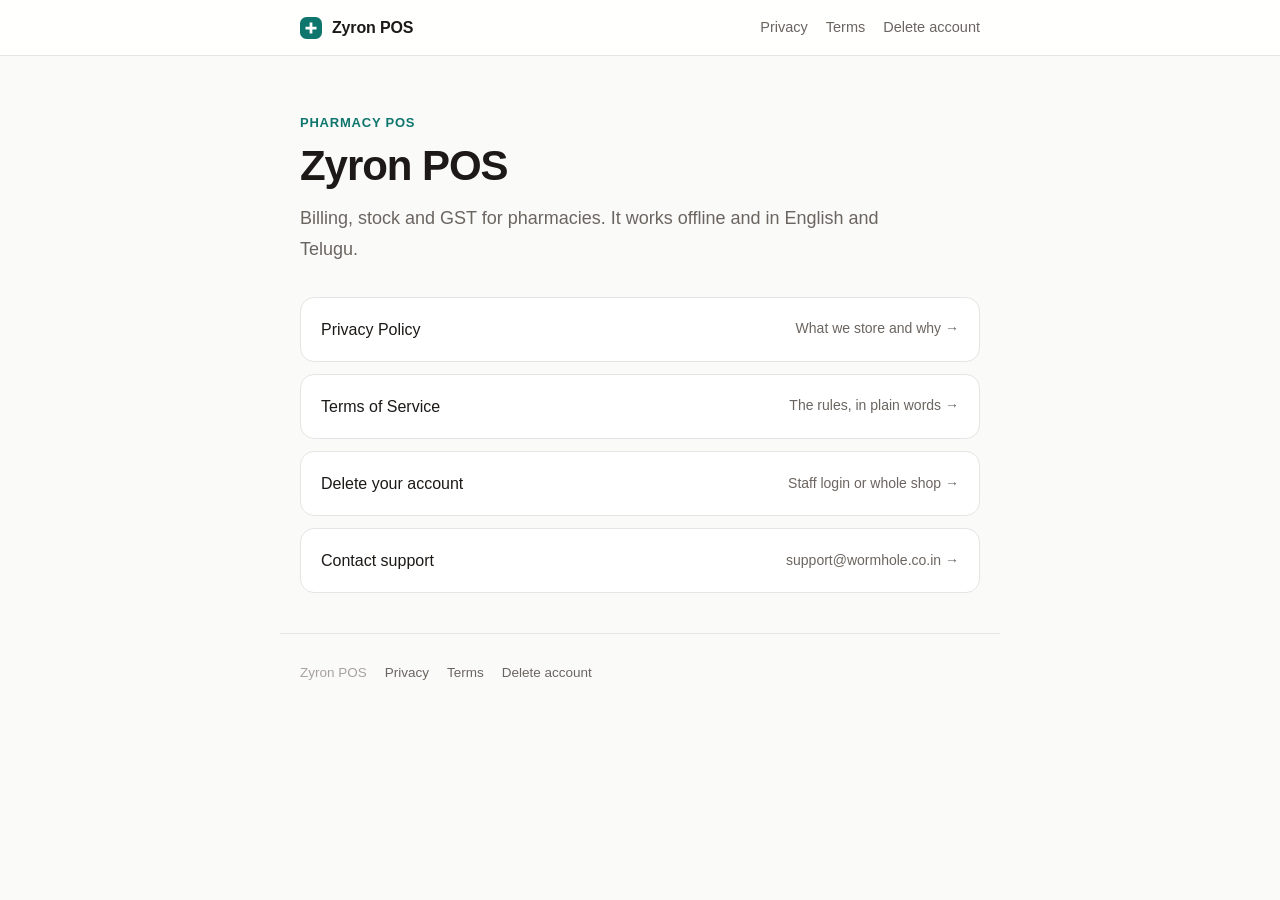
<file: index.html>
<!doctype html>
<html lang="en">
<head>
<meta charset="utf-8">
<meta name="viewport" content="width=device-width, initial-scale=1">
<title>Zyron POS</title>
<meta name="description" content="Zyron POS: billing, stock and GST for pharmacies. Works offline, in English and Telugu.">
<link rel="stylesheet" href="style.css">
</head>
<body>
<header class="top"><div class="in">
  <a class="brand" href="./"><svg viewBox="0 0 24 24" width="22" height="22" aria-hidden="true"><rect width="24" height="24" rx="7" fill="currentColor"/><path d="M10.5 6h3v4.5H18v3h-4.5V18h-3v-4.5H6v-3h4.5z" style="fill:var(--surface)"/></svg>Zyron POS</a>
  <nav><a href="privacy/">Privacy</a><a href="terms/">Terms</a><a href="delete-account/">Delete account</a></nav>
</div></header>

<main>
  <p class="eyebrow">Pharmacy POS</p>
  <h1>Zyron POS</h1>
  <p class="lede">Billing, stock and GST for pharmacies. It works offline and in English and Telugu.</p>

  <ul class="links">
    <li><a href="privacy/">Privacy Policy <span>What we store and why →</span></a></li>
    <li><a href="terms/">Terms of Service <span>The rules, in plain words →</span></a></li>
    <li><a href="delete-account/">Delete your account <span>Staff login or whole shop →</span></a></li>
    <li><a href="mailto:support@wormhole.co.in">Contact support <span>support@wormhole.co.in →</span></a></li>
  </ul>
</main>

<footer>
  <span>Zyron POS</span>
  <a href="privacy/">Privacy</a>
  <a href="terms/">Terms</a>
  <a href="delete-account/">Delete account</a>
</footer>
</body>
</html>
</file>
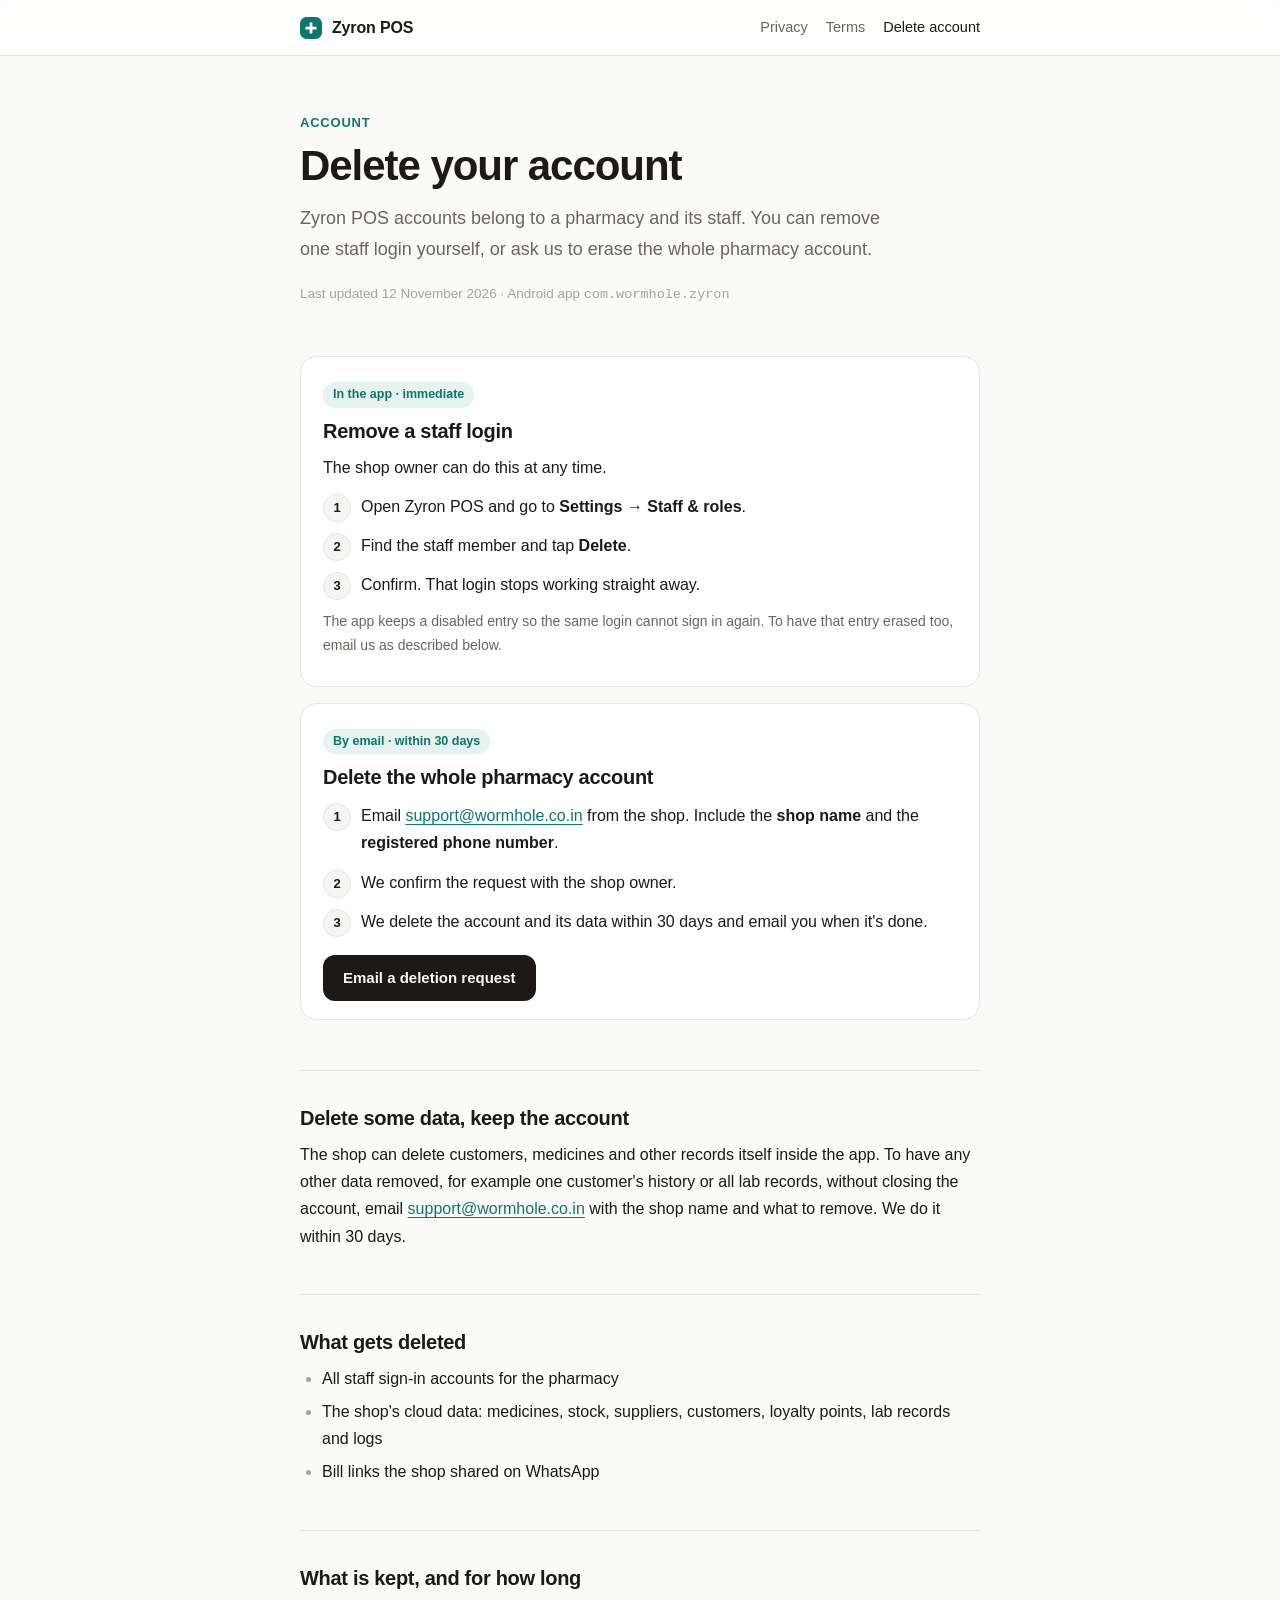
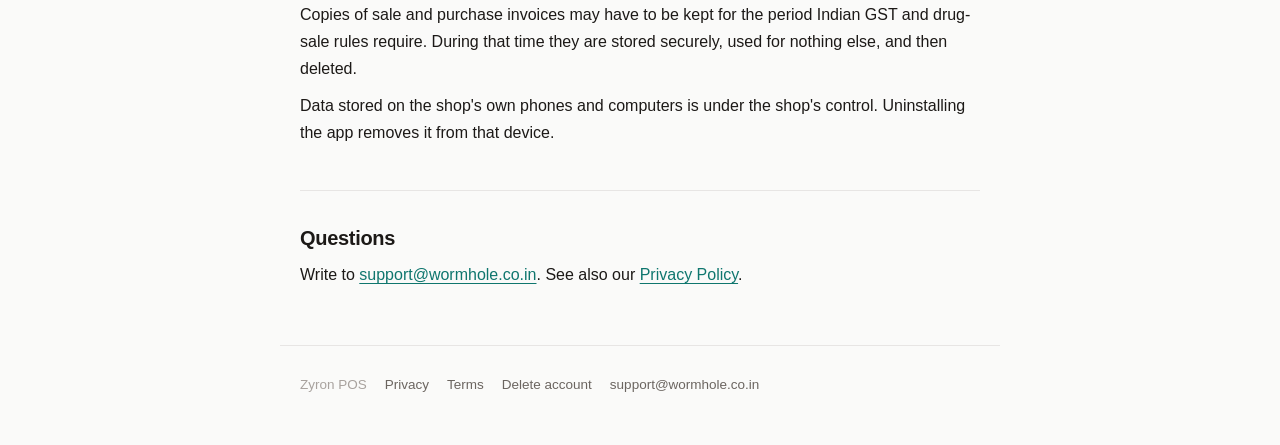
<file: delete-account/index.html>
<!doctype html>
<html lang="en">
<head>
<meta charset="utf-8">
<meta name="viewport" content="width=device-width, initial-scale=1">
<title>Delete your account · Zyron POS</title>
<meta name="description" content="How to delete a Zyron POS staff login or a whole pharmacy account, and what data is removed.">
<link rel="stylesheet" href="../style.css">
</head>
<body>
<header class="top"><div class="in">
  <a class="brand" href="../"><svg viewBox="0 0 24 24" width="22" height="22" aria-hidden="true"><rect width="24" height="24" rx="7" fill="currentColor"/><path d="M10.5 6h3v4.5H18v3h-4.5V18h-3v-4.5H6v-3h4.5z" style="fill:var(--surface)"/></svg>Zyron POS</a>
  <nav><a href="../privacy/">Privacy</a><a href="../terms/">Terms</a><a href="./" aria-current="page">Delete account</a></nav>
</div></header>

<main>
  <p class="eyebrow">Account</p>
  <h1>Delete your account</h1>
  <p class="lede">Zyron POS accounts belong to a pharmacy and its staff. You can remove one staff login yourself, or ask us to erase the whole pharmacy account.</p>
  <p class="meta">Last updated 12 November 2026 · Android app <code>com.wormhole.zyron</code></p>

  <section>
    <div class="card">
      <span class="tag">In the app · immediate</span>
      <h2>Remove a staff login</h2>
      <p>The shop owner can do this at any time.</p>
      <ol class="steps">
        <li>Open Zyron POS and go to <span class="path">Settings → Staff &amp; roles</span>.</li>
        <li>Find the staff member and tap <strong>Delete</strong>.</li>
        <li>Confirm. That login stops working straight away.</li>
      </ol>
      <p class="note">The app keeps a disabled entry so the same login cannot sign in again. To have that entry erased too, email us as described below.</p>
    </div>

    <div class="card">
      <span class="tag">By email · within 30 days</span>
      <h2>Delete the whole pharmacy account</h2>
      <ol class="steps">
        <li>Email <a href="mailto:support@wormhole.co.in">support@wormhole.co.in</a> from the shop. Include the <strong>shop name</strong> and the <strong>registered phone number</strong>.</li>
        <li>We confirm the request with the shop owner.</li>
        <li>We delete the account and its data within 30 days and email you when it's done.</li>
      </ol>
      <a class="btn" href="mailto:support@wormhole.co.in?subject=Delete%20my%20Zyron%20POS%20account&amp;body=Shop%20name%3A%20%0ARegistered%20phone%20number%3A%20%0A">Email a deletion request</a>
    </div>
  </section>

  <section>
    <h2>Delete some data, keep the account</h2>
    <p>The shop can delete customers, medicines and other records itself inside the app. To have any other data removed, for example one customer's history or all lab records, without closing the account, email <a href="mailto:support@wormhole.co.in?subject=Delete%20some%20Zyron%20POS%20data">support@wormhole.co.in</a> with the shop name and what to remove. We do it within 30 days.</p>
  </section>

  <section>
    <h2>What gets deleted</h2>
    <ul>
      <li>All staff sign-in accounts for the pharmacy</li>
      <li>The shop's cloud data: medicines, stock, suppliers, customers, loyalty points, lab records and logs</li>
      <li>Bill links the shop shared on WhatsApp</li>
    </ul>
  </section>

  <section>
    <h2>What is kept, and for how long</h2>
    <p>Copies of sale and purchase invoices may have to be kept for the period Indian GST and drug-sale rules require. During that time they are stored securely, used for nothing else, and then deleted.</p>
    <p>Data stored on the shop's own phones and computers is under the shop's control. Uninstalling the app removes it from that device.</p>
  </section>

  <section>
    <h2>Questions</h2>
    <p>Write to <a href="mailto:support@wormhole.co.in">support@wormhole.co.in</a>. See also our <a href="../privacy/">Privacy Policy</a>.</p>
  </section>
</main>

<footer>
  <span>Zyron POS</span>
  <a href="../privacy/">Privacy</a>
  <a href="../terms/">Terms</a>
  <a href="./">Delete account</a>
  <a href="mailto:support@wormhole.co.in">support@wormhole.co.in</a>
</footer>
</body>
</html>
</file>
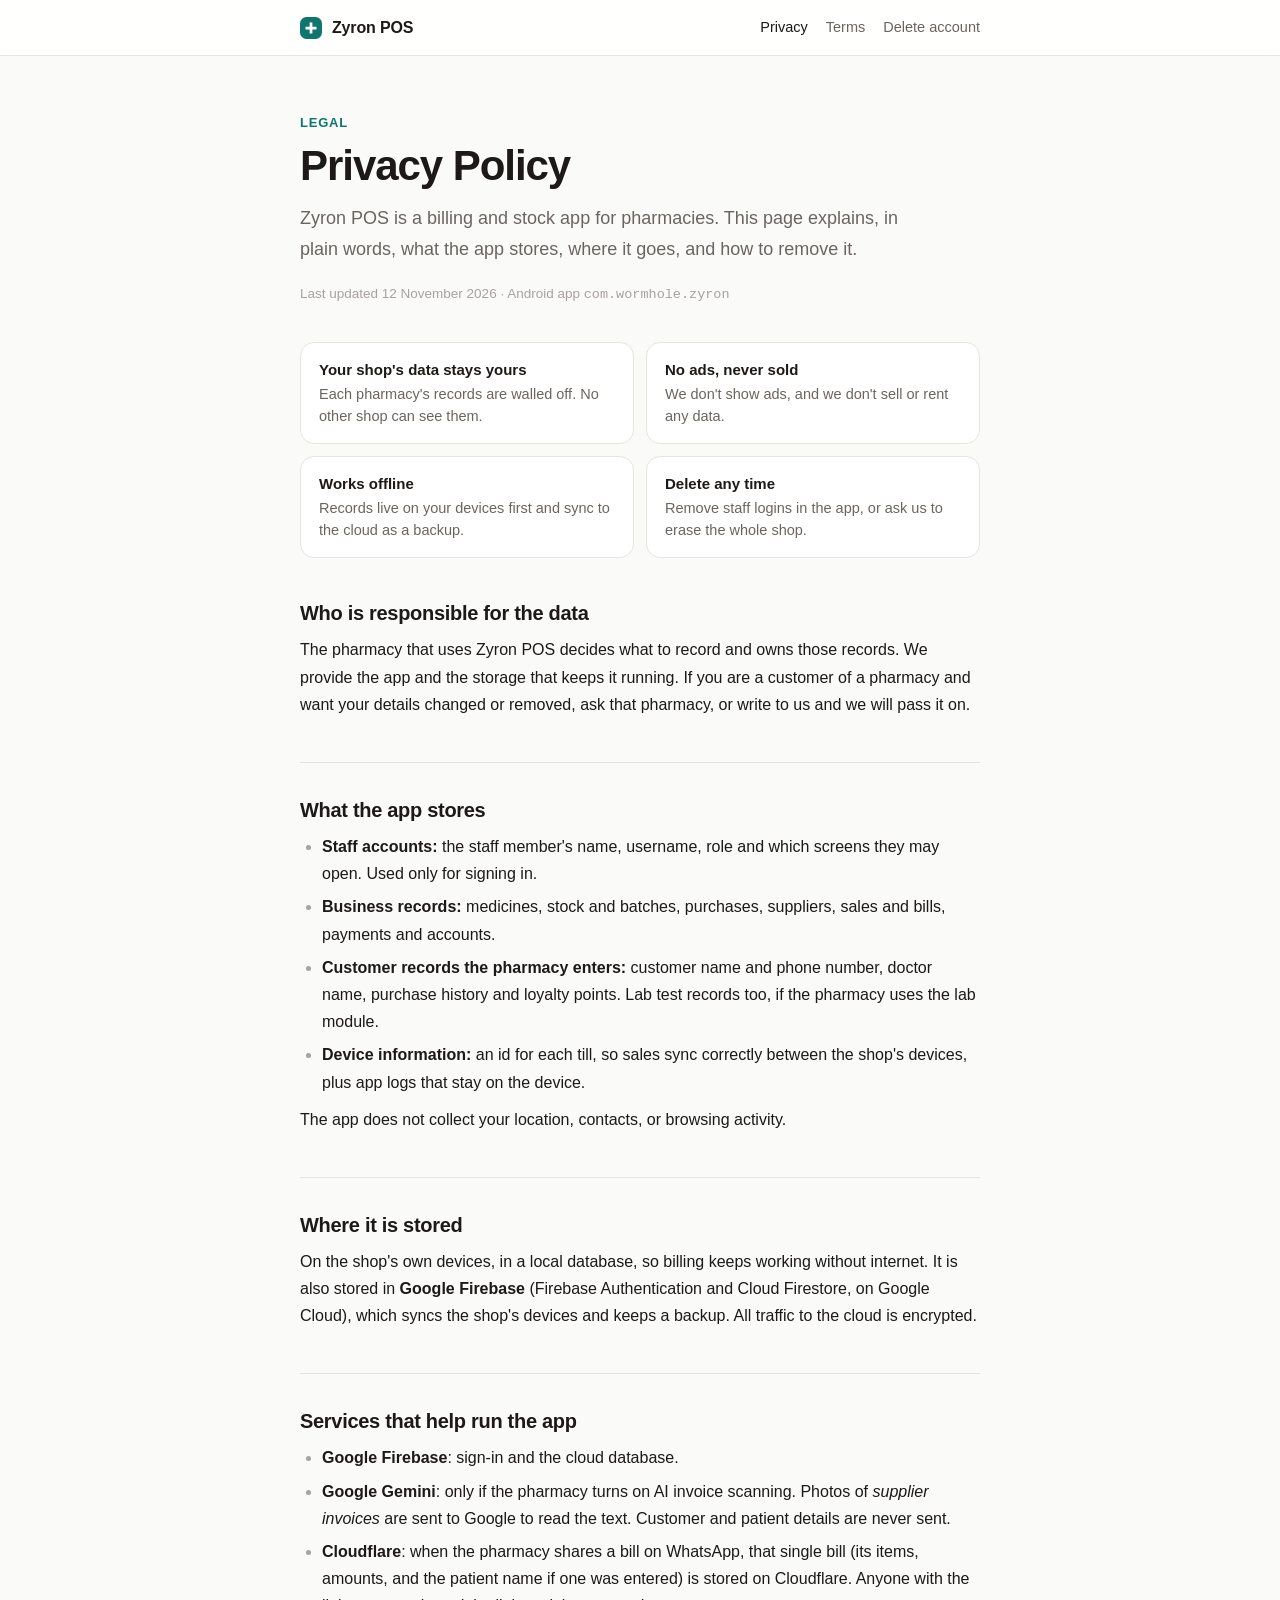
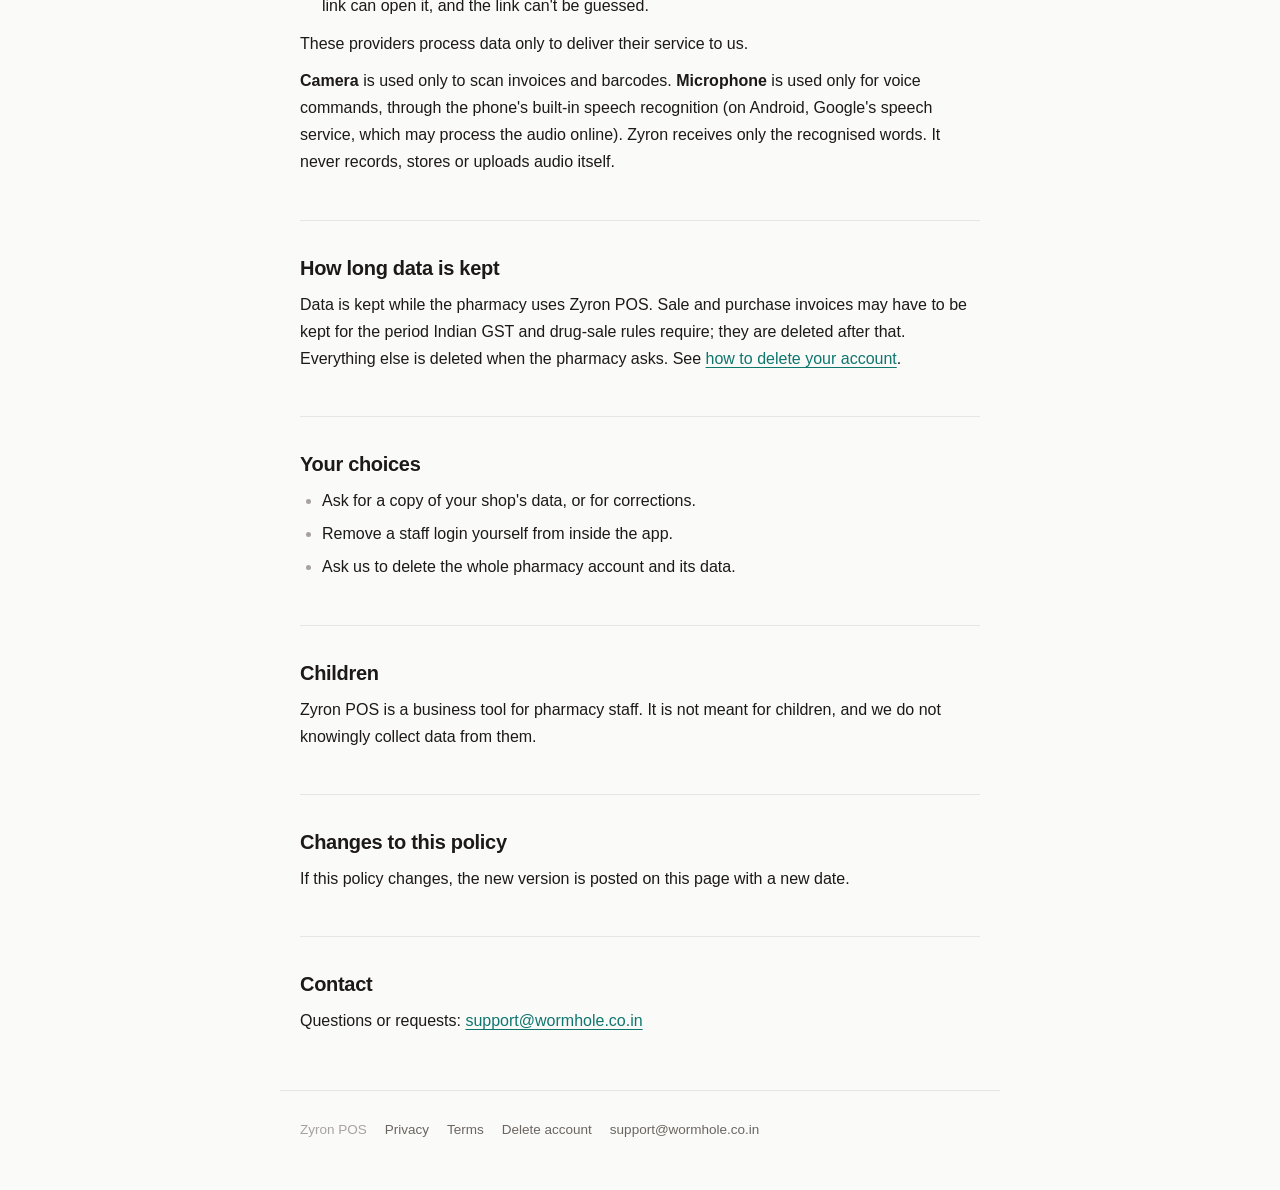
<file: privacy/index.html>
<!doctype html>
<html lang="en">
<head>
<meta charset="utf-8">
<meta name="viewport" content="width=device-width, initial-scale=1">
<title>Privacy Policy · Zyron POS</title>
<meta name="description" content="How Zyron POS, the pharmacy billing and stock app, stores and protects your shop's data.">
<link rel="stylesheet" href="../style.css">
</head>
<body>
<header class="top"><div class="in">
  <a class="brand" href="../"><svg viewBox="0 0 24 24" width="22" height="22" aria-hidden="true"><rect width="24" height="24" rx="7" fill="currentColor"/><path d="M10.5 6h3v4.5H18v3h-4.5V18h-3v-4.5H6v-3h4.5z" style="fill:var(--surface)"/></svg>Zyron POS</a>
  <nav><a href="./" aria-current="page">Privacy</a><a href="../terms/">Terms</a><a href="../delete-account/">Delete account</a></nav>
</div></header>

<main>
  <p class="eyebrow">Legal</p>
  <h1>Privacy Policy</h1>
  <p class="lede">Zyron POS is a billing and stock app for pharmacies. This page explains, in plain words, what the app stores, where it goes, and how to remove it.</p>
  <p class="meta">Last updated 12 November 2026 · Android app <code>com.wormhole.zyron</code></p>

  <ul class="glance">
    <li><b>Your shop's data stays yours</b>Each pharmacy's records are walled off. No other shop can see them.</li>
    <li><b>No ads, never sold</b>We don't show ads, and we don't sell or rent any data.</li>
    <li><b>Works offline</b>Records live on your devices first and sync to the cloud as a backup.</li>
    <li><b>Delete any time</b>Remove staff logins in the app, or ask us to erase the whole shop.</li>
  </ul>

  <section>
    <h2>Who is responsible for the data</h2>
    <p>The pharmacy that uses Zyron POS decides what to record and owns those records. We provide the app and the storage that keeps it running. If you are a customer of a pharmacy and want your details changed or removed, ask that pharmacy, or write to us and we will pass it on.</p>
  </section>

  <section>
    <h2>What the app stores</h2>
    <ul>
      <li><strong>Staff accounts:</strong> the staff member's name, username, role and which screens they may open. Used only for signing in.</li>
      <li><strong>Business records:</strong> medicines, stock and batches, purchases, suppliers, sales and bills, payments and accounts.</li>
      <li><strong>Customer records the pharmacy enters:</strong> customer name and phone number, doctor name, purchase history and loyalty points. Lab test records too, if the pharmacy uses the lab module.</li>
      <li><strong>Device information:</strong> an id for each till, so sales sync correctly between the shop's devices, plus app logs that stay on the device.</li>
    </ul>
    <p>The app does not collect your location, contacts, or browsing activity.</p>
  </section>

  <section>
    <h2>Where it is stored</h2>
    <p>On the shop's own devices, in a local database, so billing keeps working without internet. It is also stored in <strong>Google Firebase</strong> (Firebase Authentication and Cloud Firestore, on Google Cloud), which syncs the shop's devices and keeps a backup. All traffic to the cloud is encrypted.</p>
  </section>

  <section>
    <h2>Services that help run the app</h2>
    <ul>
      <li><strong>Google Firebase</strong>: sign-in and the cloud database.</li>
      <li><strong>Google Gemini</strong>: only if the pharmacy turns on AI invoice scanning. Photos of <em>supplier invoices</em> are sent to Google to read the text. Customer and patient details are never sent.</li>
      <li><strong>Cloudflare</strong>: when the pharmacy shares a bill on WhatsApp, that single bill (its items, amounts, and the patient name if one was entered) is stored on Cloudflare. Anyone with the link can open it, and the link can't be guessed.</li>
    </ul>
    <p>These providers process data only to deliver their service to us.</p>
    <p><strong>Camera</strong> is used only to scan invoices and barcodes. <strong>Microphone</strong> is used only for voice commands, through the phone's built-in speech recognition (on Android, Google's speech service, which may process the audio online). Zyron receives only the recognised words. It never records, stores or uploads audio itself.</p>
  </section>

  <section>
    <h2>How long data is kept</h2>
    <p>Data is kept while the pharmacy uses Zyron POS. Sale and purchase invoices may have to be kept for the period Indian GST and drug-sale rules require; they are deleted after that. Everything else is deleted when the pharmacy asks. See <a href="../delete-account/">how to delete your account</a>.</p>
  </section>

  <section>
    <h2>Your choices</h2>
    <ul>
      <li>Ask for a copy of your shop's data, or for corrections.</li>
      <li>Remove a staff login yourself from inside the app.</li>
      <li>Ask us to delete the whole pharmacy account and its data.</li>
    </ul>
  </section>

  <section>
    <h2>Children</h2>
    <p>Zyron POS is a business tool for pharmacy staff. It is not meant for children, and we do not knowingly collect data from them.</p>
  </section>

  <section>
    <h2>Changes to this policy</h2>
    <p>If this policy changes, the new version is posted on this page with a new date.</p>
  </section>

  <section>
    <h2>Contact</h2>
    <p>Questions or requests: <a href="mailto:support@wormhole.co.in">support@wormhole.co.in</a></p>
  </section>
</main>

<footer>
  <span>Zyron POS</span>
  <a href="./">Privacy</a>
  <a href="../terms/">Terms</a>
  <a href="../delete-account/">Delete account</a>
  <a href="mailto:support@wormhole.co.in">support@wormhole.co.in</a>
</footer>
</body>
</html>
</file>
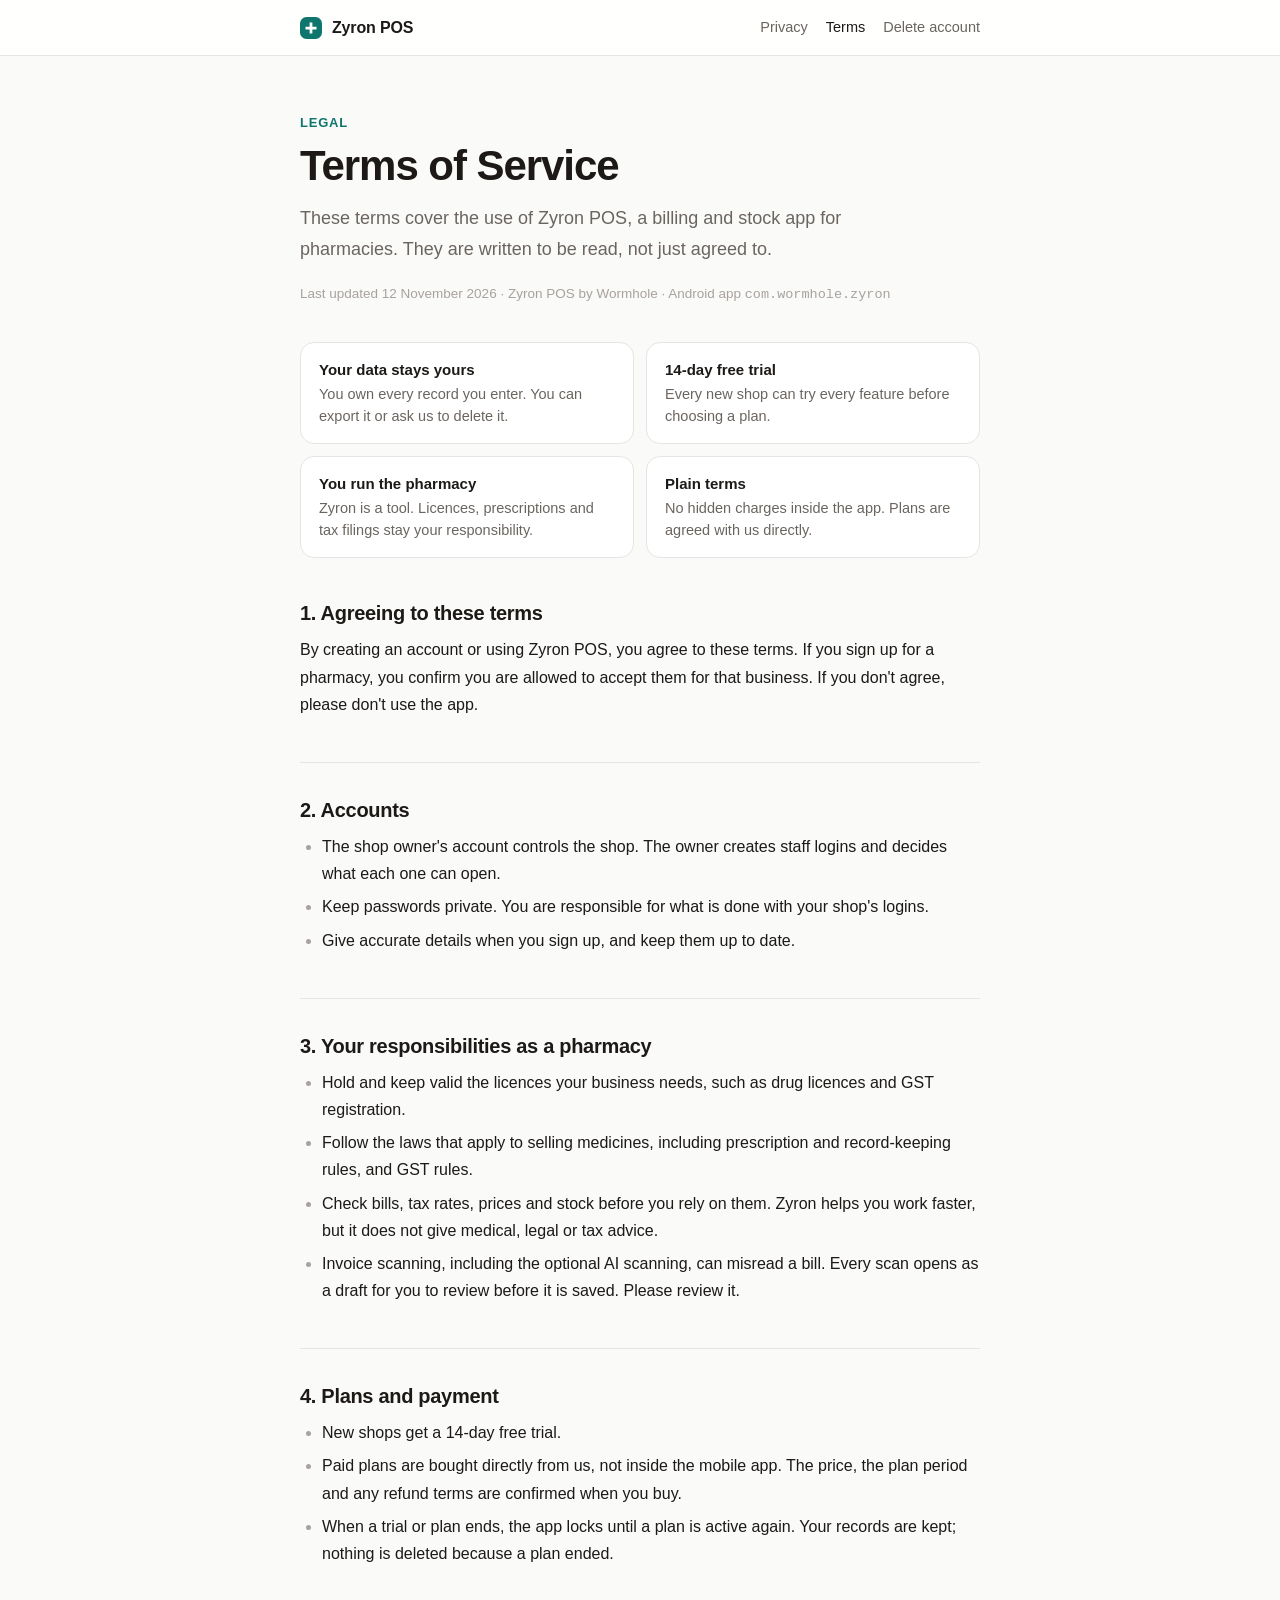
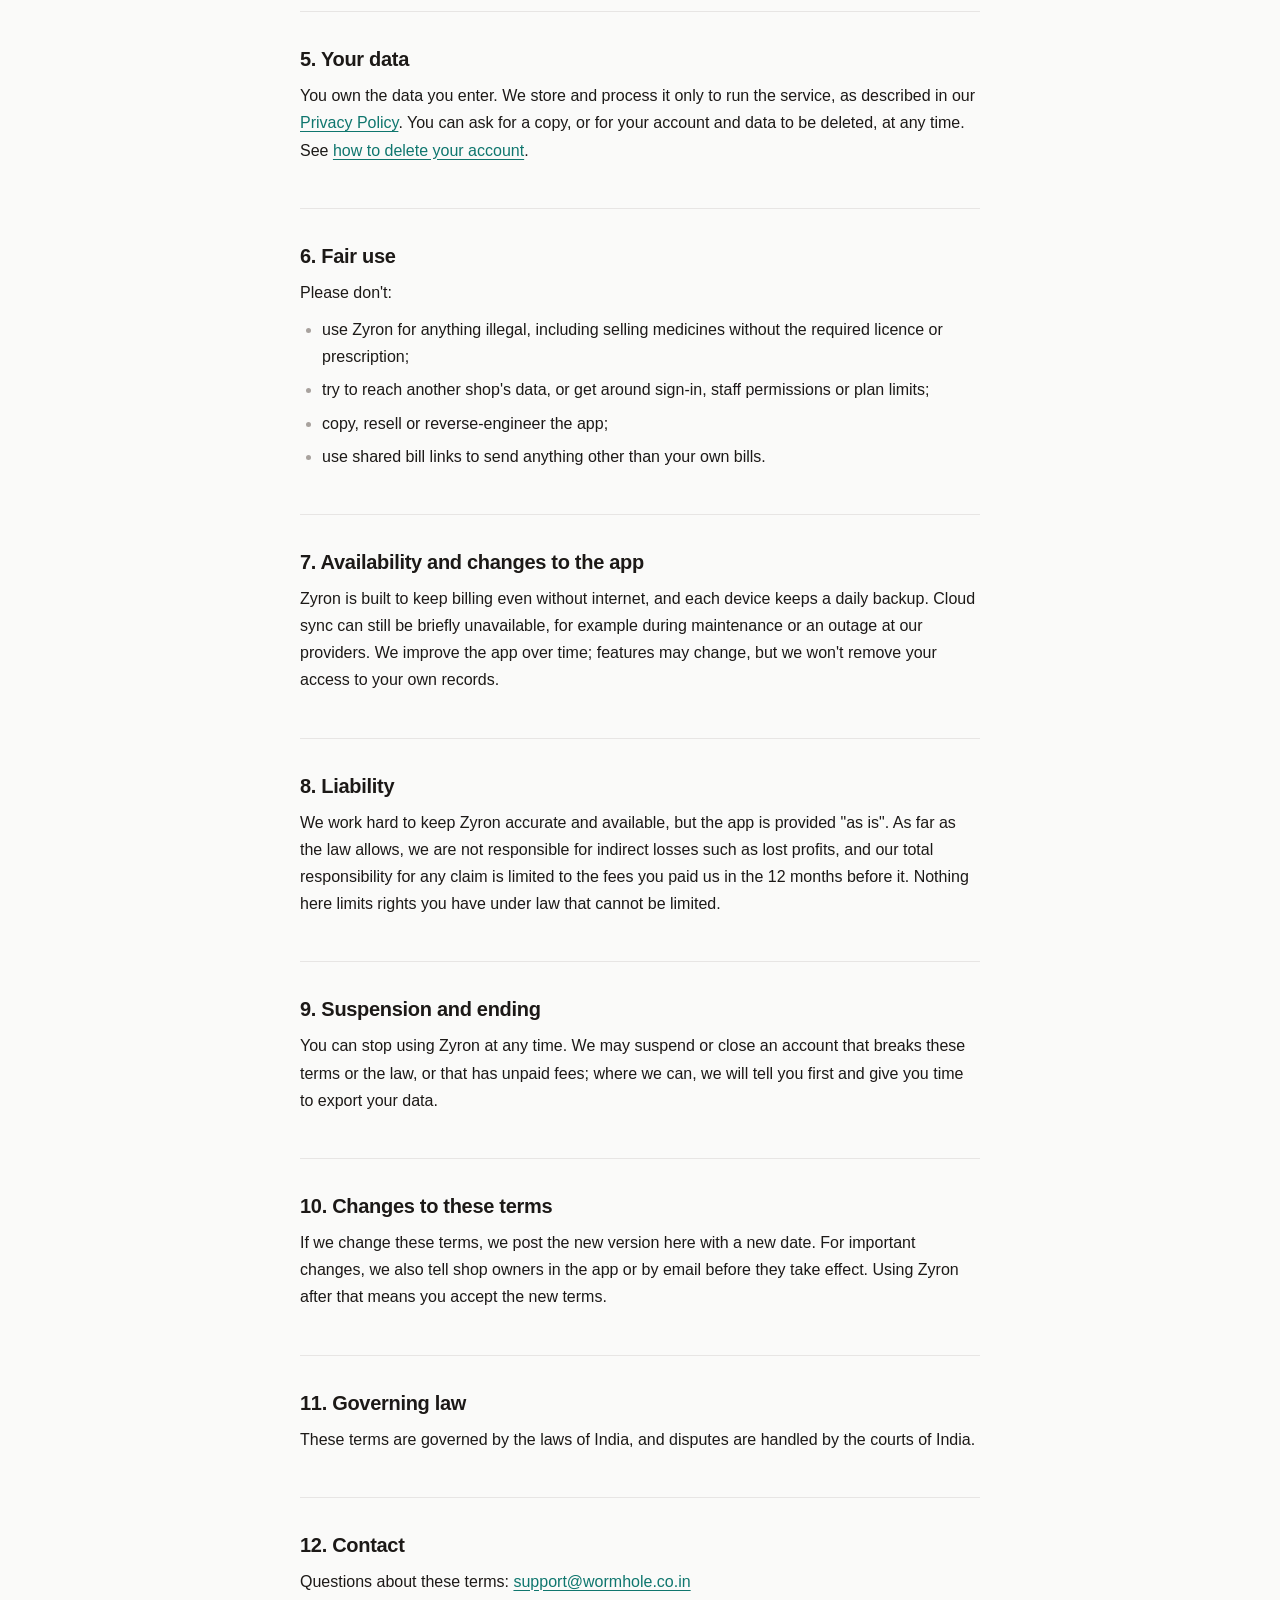
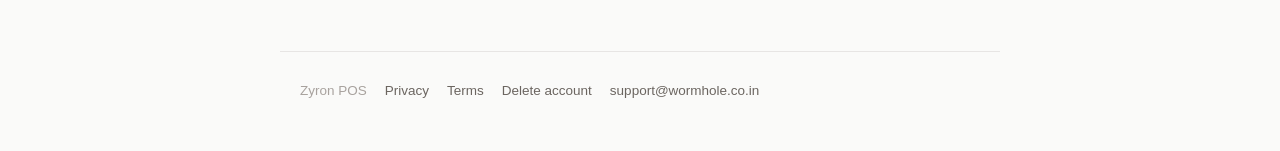
<file: terms/index.html>
<!doctype html>
<html lang="en">
<head>
<meta charset="utf-8">
<meta name="viewport" content="width=device-width, initial-scale=1">
<title>Terms of Service · Zyron POS</title>
<meta name="description" content="The terms for using Zyron POS, the pharmacy billing and stock app.">
<link rel="stylesheet" href="../style.css">
</head>
<body>
<header class="top"><div class="in">
  <a class="brand" href="../"><svg viewBox="0 0 24 24" width="22" height="22" aria-hidden="true"><rect width="24" height="24" rx="7" fill="currentColor"/><path d="M10.5 6h3v4.5H18v3h-4.5V18h-3v-4.5H6v-3h4.5z" style="fill:var(--surface)"/></svg>Zyron POS</a>
  <nav><a href="../privacy/">Privacy</a><a href="./" aria-current="page">Terms</a><a href="../delete-account/">Delete account</a></nav>
</div></header>

<main>
  <p class="eyebrow">Legal</p>
  <h1>Terms of Service</h1>
  <p class="lede">These terms cover the use of Zyron POS, a billing and stock app for pharmacies. They are written to be read, not just agreed to.</p>
  <p class="meta">Last updated 12 November 2026 · Zyron POS by Wormhole · Android app <code>com.wormhole.zyron</code></p>

  <ul class="glance">
    <li><b>Your data stays yours</b>You own every record you enter. You can export it or ask us to delete it.</li>
    <li><b>14-day free trial</b>Every new shop can try every feature before choosing a plan.</li>
    <li><b>You run the pharmacy</b>Zyron is a tool. Licences, prescriptions and tax filings stay your responsibility.</li>
    <li><b>Plain terms</b>No hidden charges inside the app. Plans are agreed with us directly.</li>
  </ul>

  <section>
    <h2>1. Agreeing to these terms</h2>
    <p>By creating an account or using Zyron POS, you agree to these terms. If you sign up for a pharmacy, you confirm you are allowed to accept them for that business. If you don't agree, please don't use the app.</p>
  </section>

  <section>
    <h2>2. Accounts</h2>
    <ul>
      <li>The shop owner's account controls the shop. The owner creates staff logins and decides what each one can open.</li>
      <li>Keep passwords private. You are responsible for what is done with your shop's logins.</li>
      <li>Give accurate details when you sign up, and keep them up to date.</li>
    </ul>
  </section>

  <section>
    <h2>3. Your responsibilities as a pharmacy</h2>
    <ul>
      <li>Hold and keep valid the licences your business needs, such as drug licences and GST registration.</li>
      <li>Follow the laws that apply to selling medicines, including prescription and record-keeping rules, and GST rules.</li>
      <li>Check bills, tax rates, prices and stock before you rely on them. Zyron helps you work faster, but it does not give medical, legal or tax advice.</li>
      <li>Invoice scanning, including the optional AI scanning, can misread a bill. Every scan opens as a draft for you to review before it is saved. Please review it.</li>
    </ul>
  </section>

  <section>
    <h2>4. Plans and payment</h2>
    <ul>
      <li>New shops get a 14-day free trial.</li>
      <li>Paid plans are bought directly from us, not inside the mobile app. The price, the plan period and any refund terms are confirmed when you buy.</li>
      <li>When a trial or plan ends, the app locks until a plan is active again. Your records are kept; nothing is deleted because a plan ended.</li>
    </ul>
  </section>

  <section>
    <h2>5. Your data</h2>
    <p>You own the data you enter. We store and process it only to run the service, as described in our <a href="../privacy/">Privacy Policy</a>. You can ask for a copy, or for your account and data to be deleted, at any time. See <a href="../delete-account/">how to delete your account</a>.</p>
  </section>

  <section>
    <h2>6. Fair use</h2>
    <p>Please don't:</p>
    <ul>
      <li>use Zyron for anything illegal, including selling medicines without the required licence or prescription;</li>
      <li>try to reach another shop's data, or get around sign-in, staff permissions or plan limits;</li>
      <li>copy, resell or reverse-engineer the app;</li>
      <li>use shared bill links to send anything other than your own bills.</li>
    </ul>
  </section>

  <section>
    <h2>7. Availability and changes to the app</h2>
    <p>Zyron is built to keep billing even without internet, and each device keeps a daily backup. Cloud sync can still be briefly unavailable, for example during maintenance or an outage at our providers. We improve the app over time; features may change, but we won't remove your access to your own records.</p>
  </section>

  <section>
    <h2>8. Liability</h2>
    <p>We work hard to keep Zyron accurate and available, but the app is provided "as is". As far as the law allows, we are not responsible for indirect losses such as lost profits, and our total responsibility for any claim is limited to the fees you paid us in the 12 months before it. Nothing here limits rights you have under law that cannot be limited.</p>
  </section>

  <section>
    <h2>9. Suspension and ending</h2>
    <p>You can stop using Zyron at any time. We may suspend or close an account that breaks these terms or the law, or that has unpaid fees; where we can, we will tell you first and give you time to export your data.</p>
  </section>

  <section>
    <h2>10. Changes to these terms</h2>
    <p>If we change these terms, we post the new version here with a new date. For important changes, we also tell shop owners in the app or by email before they take effect. Using Zyron after that means you accept the new terms.</p>
  </section>

  <section>
    <h2>11. Governing law</h2>
    <p>These terms are governed by the laws of India, and disputes are handled by the courts of India.</p>
  </section>

  <section>
    <h2>12. Contact</h2>
    <p>Questions about these terms: <a href="mailto:support@wormhole.co.in">support@wormhole.co.in</a></p>
  </section>
</main>

<footer>
  <span>Zyron POS</span>
  <a href="../privacy/">Privacy</a>
  <a href="./">Terms</a>
  <a href="../delete-account/">Delete account</a>
  <a href="mailto:support@wormhole.co.in">support@wormhole.co.in</a>
</footer>
</body>
</html>
</file>
<file: style.css>
:root {
  --bg: #fafaf9;
  --surface: #ffffff;
  --text: #1c1917;
  --muted: #6b6560;
  --faint: #a8a29e;
  --border: #e7e5e4;
  --soft: #f5f5f4;
  --accent: #0f766e;
  --accent-soft: #e6f3f1;
  color-scheme: light dark;
}
@media (prefers-color-scheme: dark) {
  :root {
    --bg: #0c0a09;
    --surface: #161412;
    --text: #f5f5f4;
    --muted: #a8a29e;
    --faint: #78716c;
    --border: #292524;
    --soft: #1c1917;
    --accent: #5eead4;
    --accent-soft: #10302c;
  }
}

* { box-sizing: border-box; }
html { -webkit-text-size-adjust: 100%; }
body {
  margin: 0;
  background: var(--bg);
  color: var(--text);
  font: 16px/1.7 -apple-system, BlinkMacSystemFont, "Segoe UI", Roboto, "Noto Sans", "Noto Sans Telugu", sans-serif;
  -webkit-font-smoothing: antialiased;
}
a { color: var(--accent); text-underline-offset: 3px; }
a:hover { text-decoration-thickness: 2px; }

/* Top bar */
.top { border-bottom: 1px solid var(--border); background: color-mix(in srgb, var(--surface) 85%, transparent); backdrop-filter: blur(8px); position: sticky; top: 0; z-index: 1; }
.top .in { max-width: 720px; margin: 0 auto; padding: 14px 20px; display: flex; flex-wrap: wrap; gap: 8px 20px; align-items: center; justify-content: space-between; }
.brand { display: inline-flex; align-items: center; gap: 10px; color: var(--text); text-decoration: none; font-weight: 650; letter-spacing: -.01em; }
.brand svg { color: var(--accent); }
nav { display: flex; gap: 18px; }
nav a { color: var(--muted); text-decoration: none; font-size: 14.5px; }
nav a:hover, nav a[aria-current="page"] { color: var(--text); }

/* Page */
main { max-width: 720px; margin: 0 auto; padding: 56px 20px 40px; }
.eyebrow { margin: 0; font-size: 13px; font-weight: 600; letter-spacing: .06em; text-transform: uppercase; color: var(--accent); }
h1 { margin: 8px 0 14px; font-size: clamp(30px, 6vw, 42px); line-height: 1.12; letter-spacing: -.025em; }
.lede { margin: 0; font-size: 18px; color: var(--muted); max-width: 60ch; }
.meta { margin: 18px 0 0; font-size: 13.5px; color: var(--faint); }

section { padding: 34px 0 6px; }
section + section { border-top: 1px solid var(--border); margin-top: 28px; }
h2 { margin: 0 0 10px; font-size: 20px; line-height: 1.3; letter-spacing: -.015em; }
h3 { margin: 0 0 4px; font-size: 16px; }
p { margin: 10px 0; }
ul, ol { margin: 10px 0; padding-left: 22px; }
li { margin: 6px 0; }
li::marker { color: var(--faint); }
strong { font-weight: 620; }

/* At-a-glance tiles */
.glance { display: grid; grid-template-columns: repeat(2, minmax(0, 1fr)); gap: 12px; margin: 36px 0 8px; padding: 0; list-style: none; }
.glance li { margin: 0; padding: 16px 18px; background: var(--surface); border: 1px solid var(--border); border-radius: 14px; font-size: 14.5px; color: var(--muted); line-height: 1.5; }
.glance b { display: block; margin-bottom: 2px; color: var(--text); font-size: 15px; }

/* Cards */
.card { background: var(--surface); border: 1px solid var(--border); border-radius: 16px; padding: 22px 22px 18px; margin: 16px 0; }
.card .tag { display: inline-block; margin-bottom: 10px; padding: 2px 10px; border-radius: 999px; background: var(--accent-soft); color: var(--accent); font-size: 12.5px; font-weight: 600; }
.steps { counter-reset: s; list-style: none; padding: 0; }
.steps li { counter-increment: s; position: relative; padding-left: 38px; margin: 12px 0; }
.steps li::before { content: counter(s); position: absolute; left: 0; top: 1px; width: 26px; height: 26px; border-radius: 50%; background: var(--soft); border: 1px solid var(--border); font-size: 13px; font-weight: 600; display: grid; place-items: center; color: var(--text); }
.path { font-weight: 600; white-space: nowrap; }

.btn { display: inline-flex; align-items: center; justify-content: center; min-height: 46px; padding: 0 20px; margin-top: 8px; border-radius: 12px; background: var(--text); color: var(--bg); font-weight: 600; font-size: 15px; text-decoration: none; }
.btn:hover { opacity: .9; }
.note { font-size: 14px; color: var(--muted); }

/* Links list on the home page */
.links { list-style: none; padding: 0; margin: 32px 0 0; display: grid; gap: 12px; }
.links li { margin: 0; }
.links a { display: flex; justify-content: space-between; align-items: center; gap: 16px; padding: 18px 20px; background: var(--surface); border: 1px solid var(--border); border-radius: 14px; color: var(--text); text-decoration: none; }
.links a:hover { border-color: var(--faint); }
.links span { color: var(--muted); font-size: 14px; }

footer { max-width: 720px; margin: 0 auto; padding: 28px 20px 48px; border-top: 1px solid var(--border); font-size: 13.5px; color: var(--faint); display: flex; flex-wrap: wrap; gap: 6px 18px; }
footer a { color: var(--muted); text-decoration: none; }
footer a:hover { color: var(--text); }

@media (max-width: 560px) {
  .top .in { padding: 14px 16px; gap: 8px 12px; }
  nav { gap: 14px; }
  nav a { font-size: 14px; }
  main { padding-top: 40px; }
  .glance { grid-template-columns: 1fr; }
}
@media print {
  .top, footer, .btn { display: none; }
  body { background: #fff; color: #000; }
}
</file>
